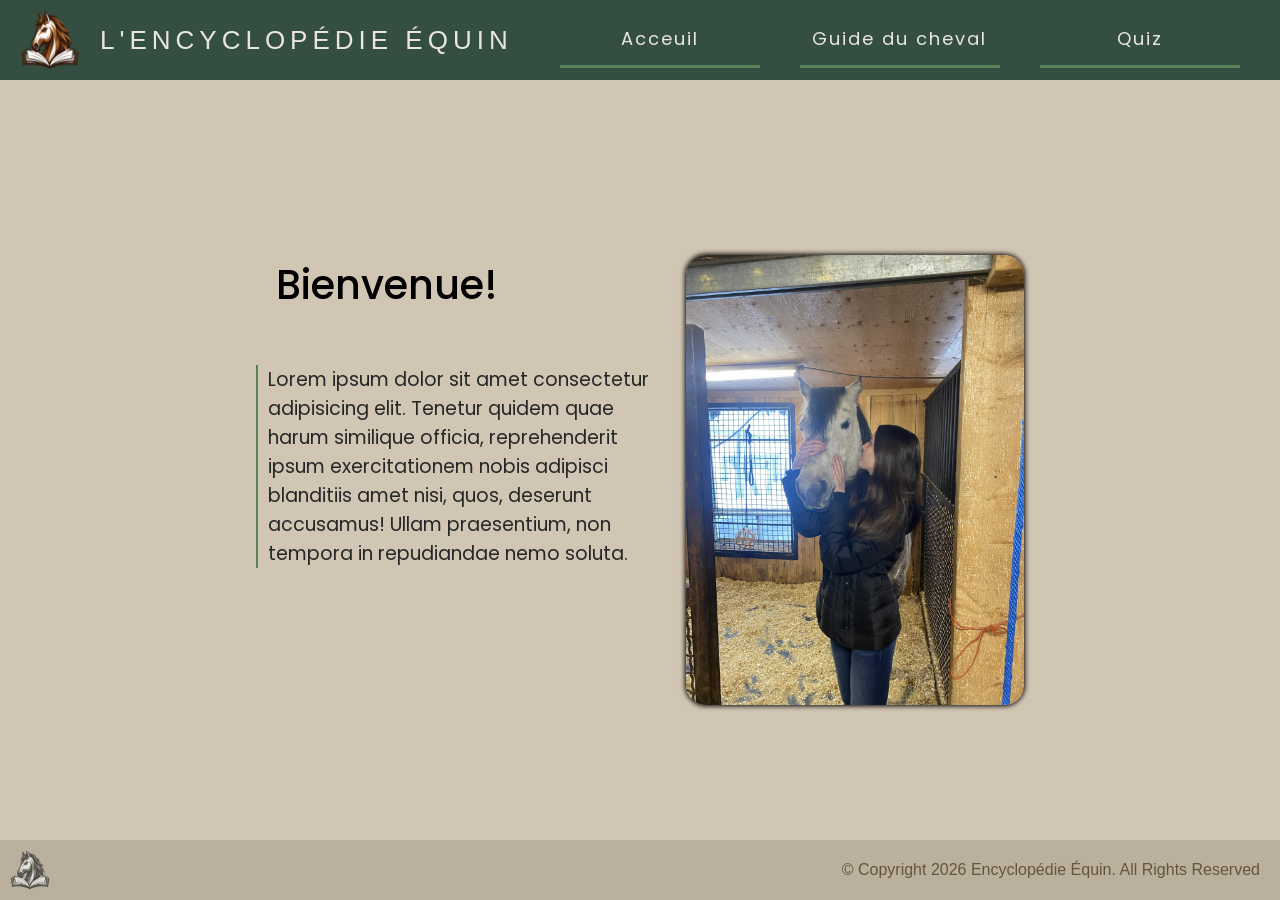
<file: index.html>
<!DOCTYPE html>
<html lang="en">
<head>
    <meta charset="UTF-8">
    <meta name="viewport" content="width=device-width, initial-scale=1.0">
    <title>L'encyclopédie Équin</title>
    <link rel="icon" type="image/png" href="assets/main-logo.png">
    <link rel="stylesheet" href="css/variables.css">
    <link rel="stylesheet" href="css/main.css">
    <link rel="stylesheet" href="css/home.css">   
</head>
<body>
    <header>
        <nav class="nav-top">
            <div class="brand">
                <img src="assets/main-logo.png" alt="logo image">
                <p id="title">L'ENCYCLOPÉDIE ÉQUIN</p>
            </div>
            <div class="nav-links-container">
                <a class="nav-link" href="index.html">Acceuil</a>
                <a class="nav-link" href="guide-du-cheval.html">Guide du cheval</a>
                <a class="nav-link" href="guide-du-cheval.html">Quiz</a>
            </div>
        </nav>
    </header>

    <main>  
        <div class="presentation">
            <div class="left">
                <h1>Bienvenue!</h1>
                <p>
                    Lorem ipsum dolor sit amet consectetur adipisicing elit. Tenetur quidem quae harum similique officia, reprehenderit ipsum exercitationem nobis adipisci blanditiis amet nisi, quos, deserunt accusamus! Ullam praesentium, non tempora in repudiandae nemo soluta.
                </p>
            </div>
            <div class="right">
                <img src="assets/cassy-shaman.jpg" alt="Photo de Cassidy et son cheval">
            </div>  
        </div>     
    </main>

    <footer>
        <div class="footer-container">
            <img src="assets/main-logo.png" alt="logo image black and white" height="40px">
            
            <div class="copyright">
                <span>© Copyright 2026 Encyclopédie Équin. All Rights Reserved</span>
            </div>
            
        </div>
    </footer>
    
</body>
</html>
</file>
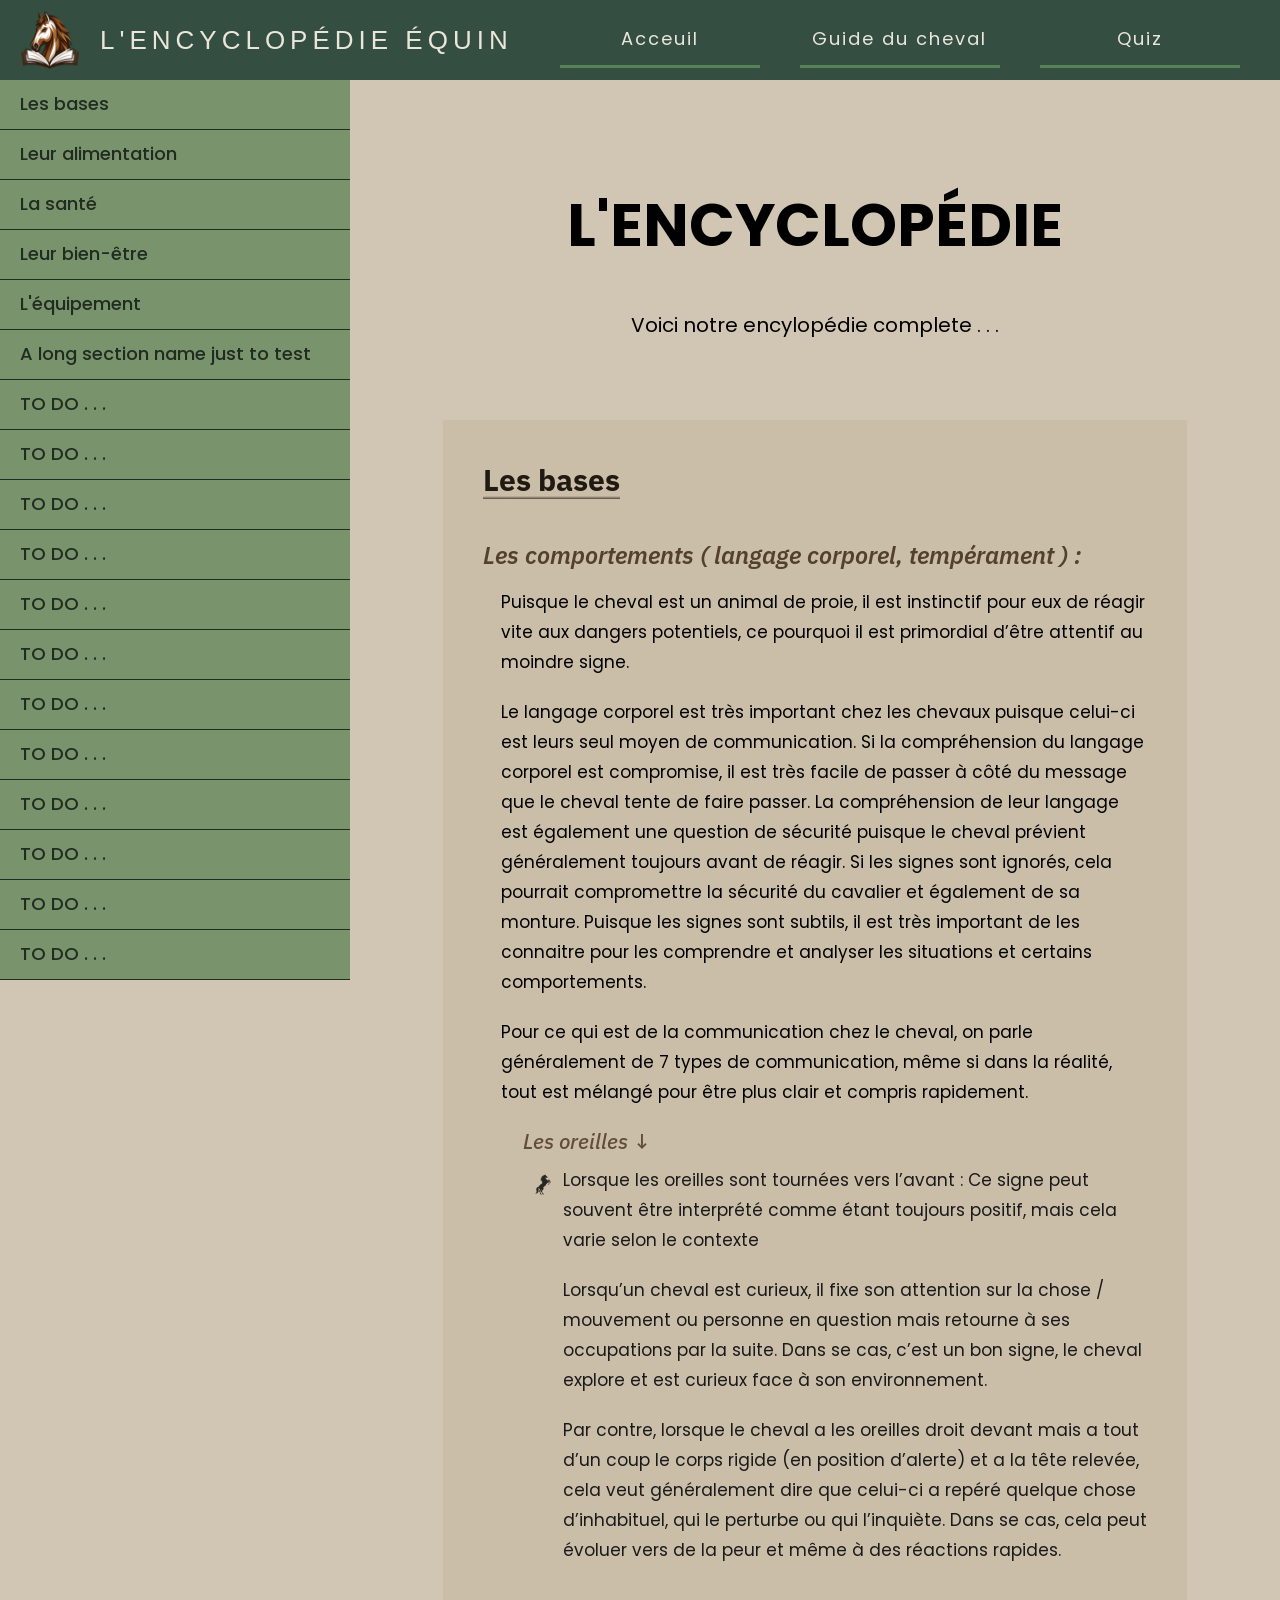
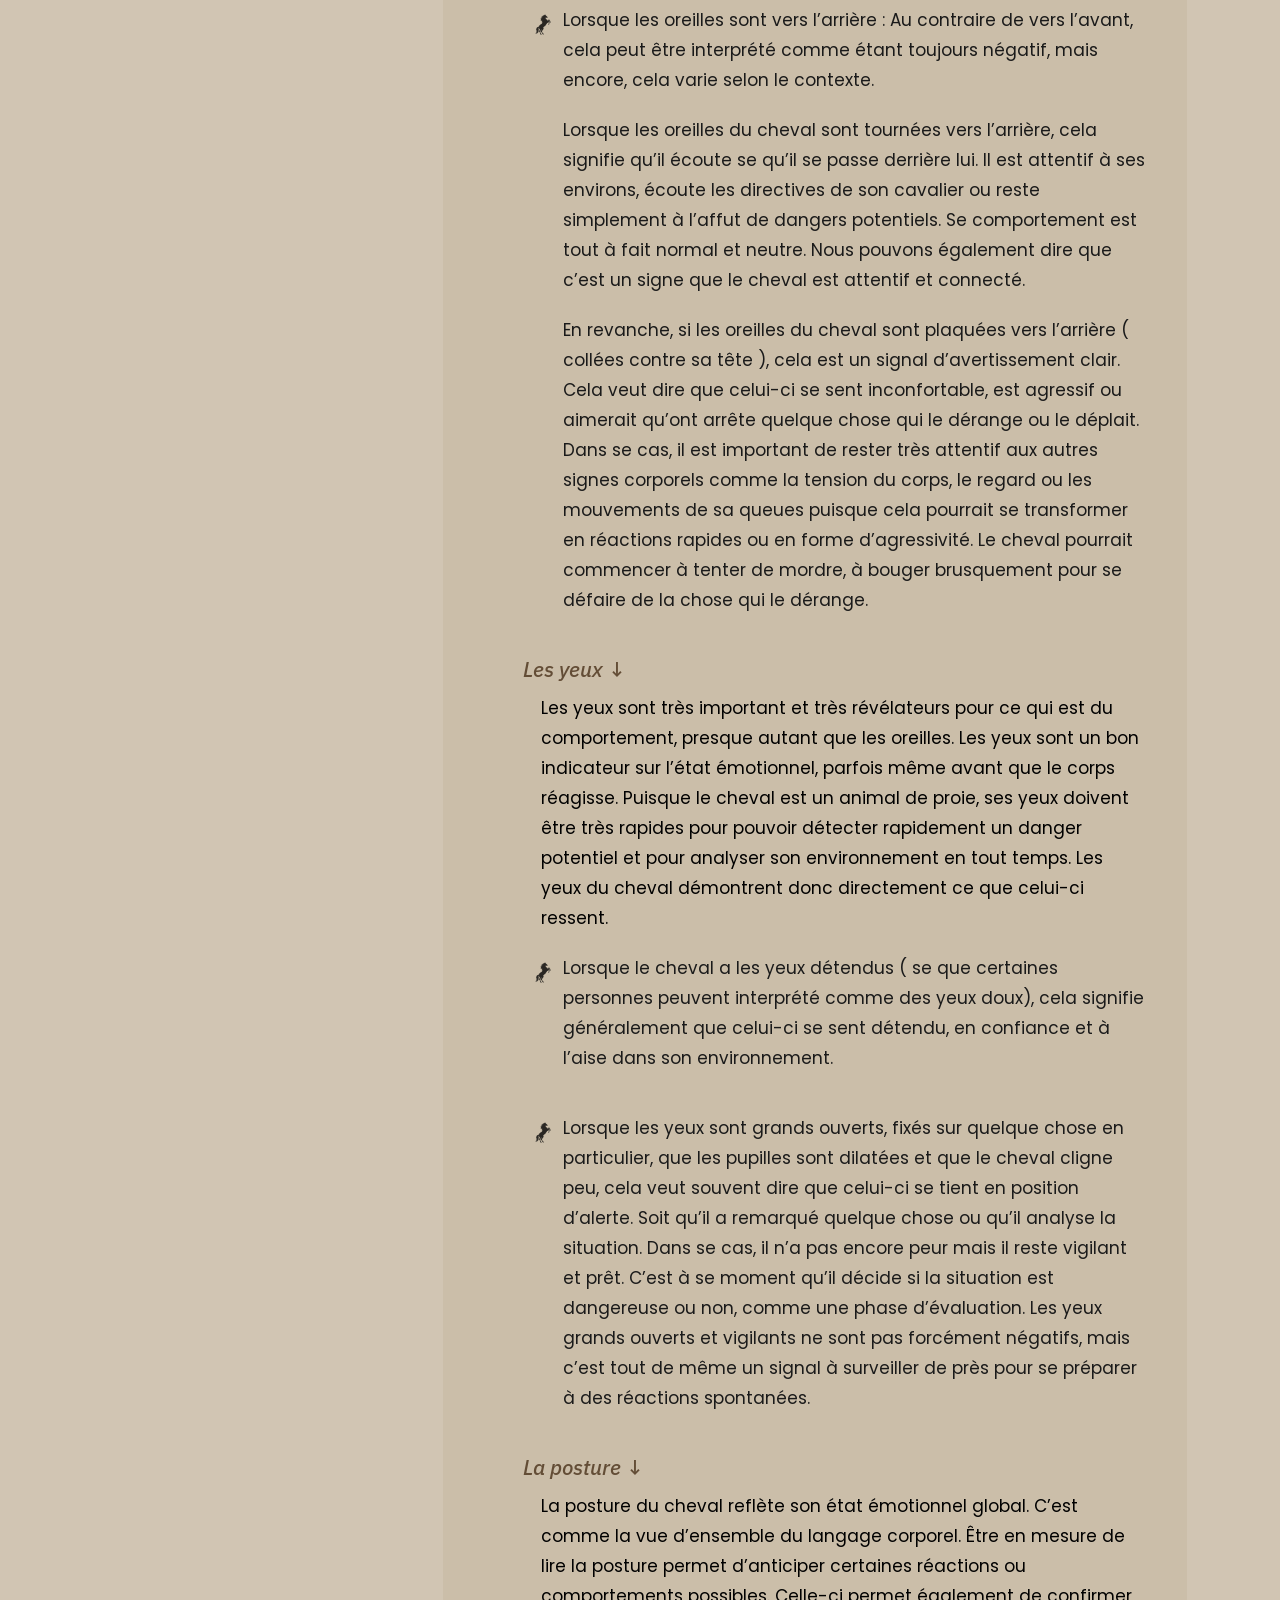
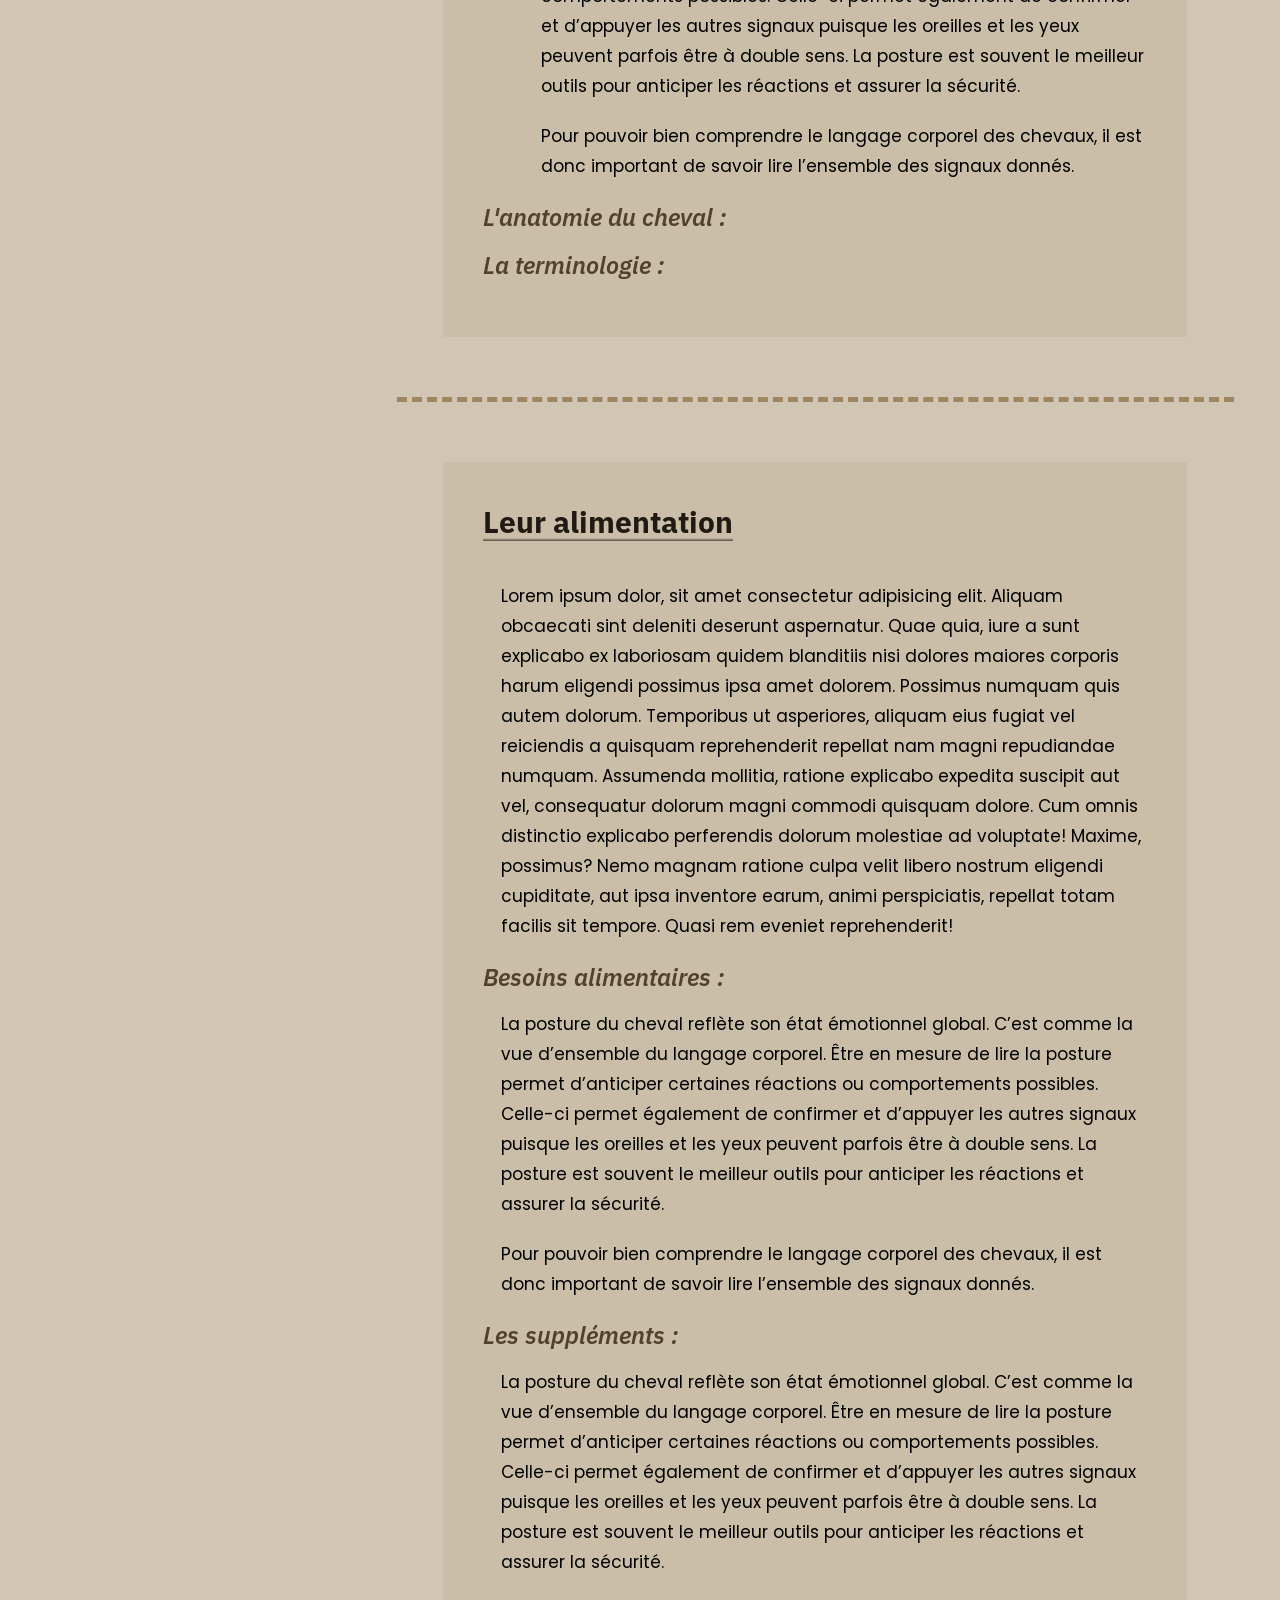
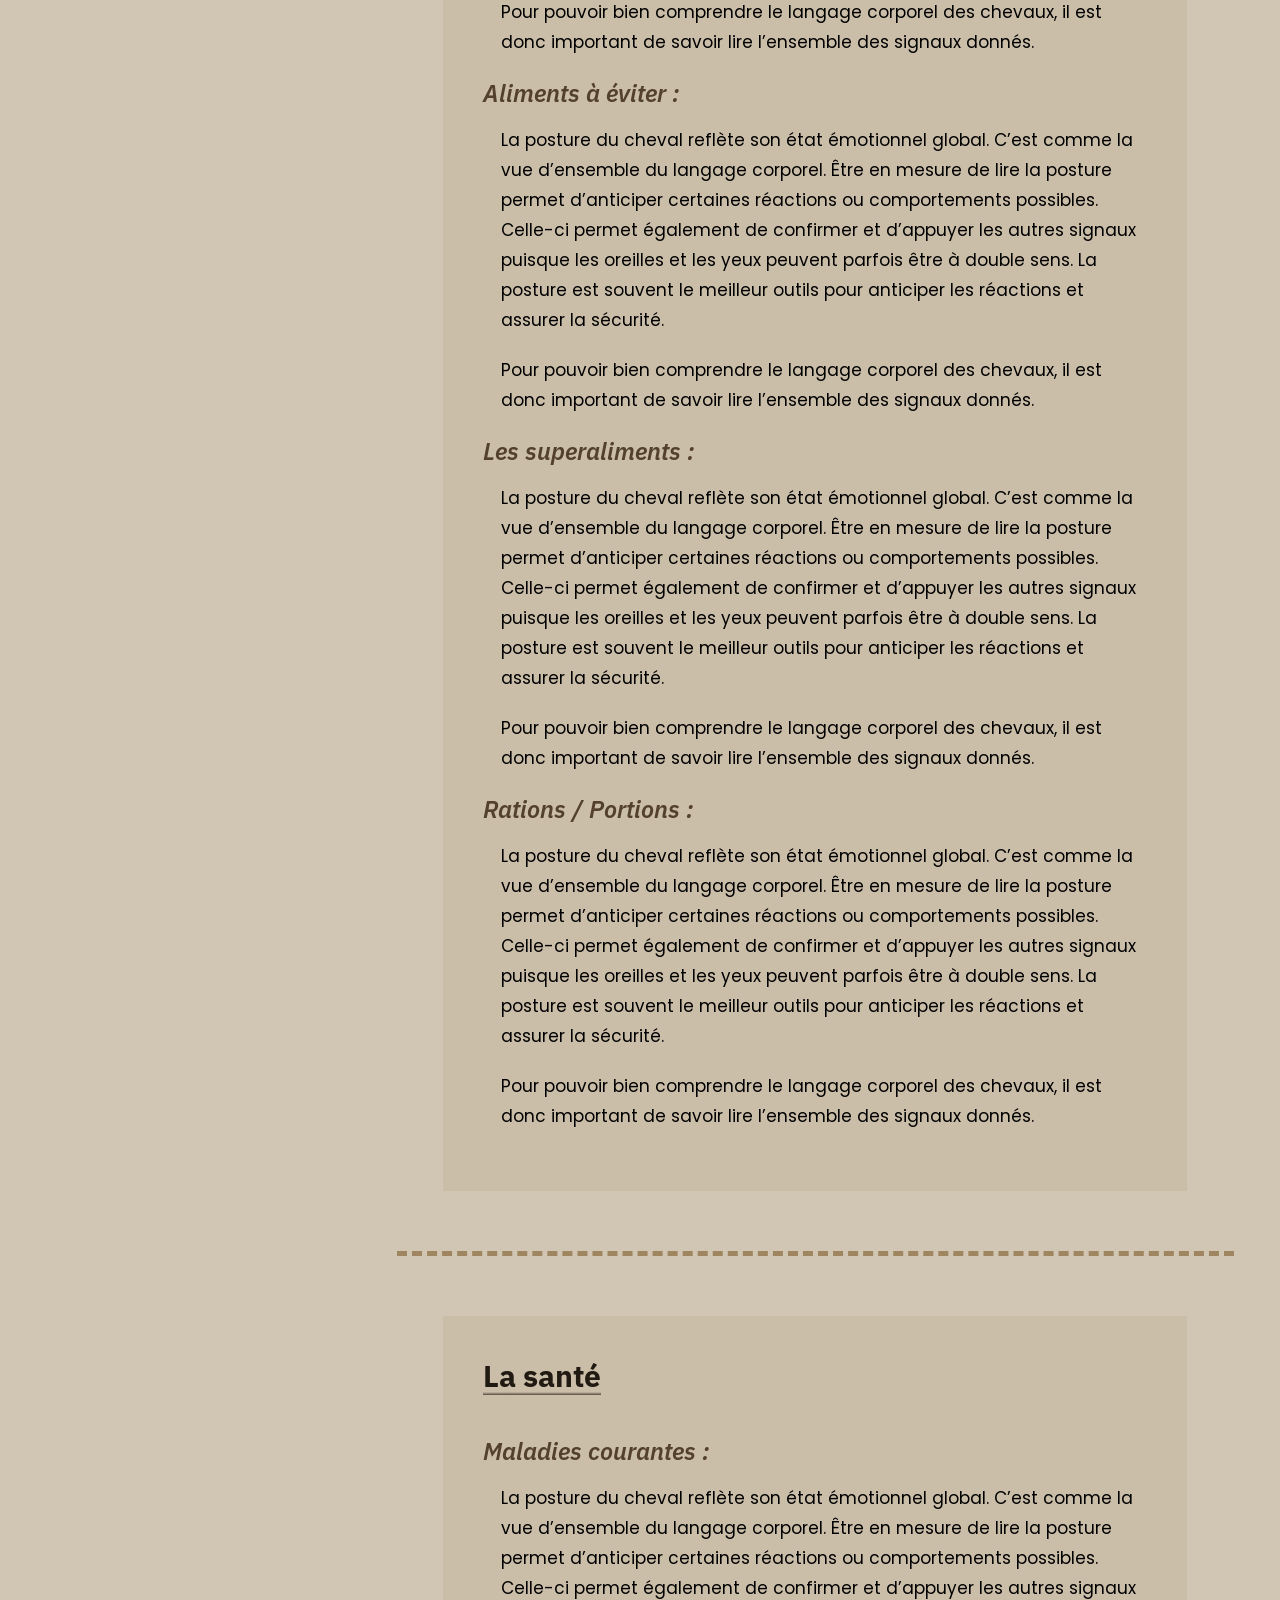
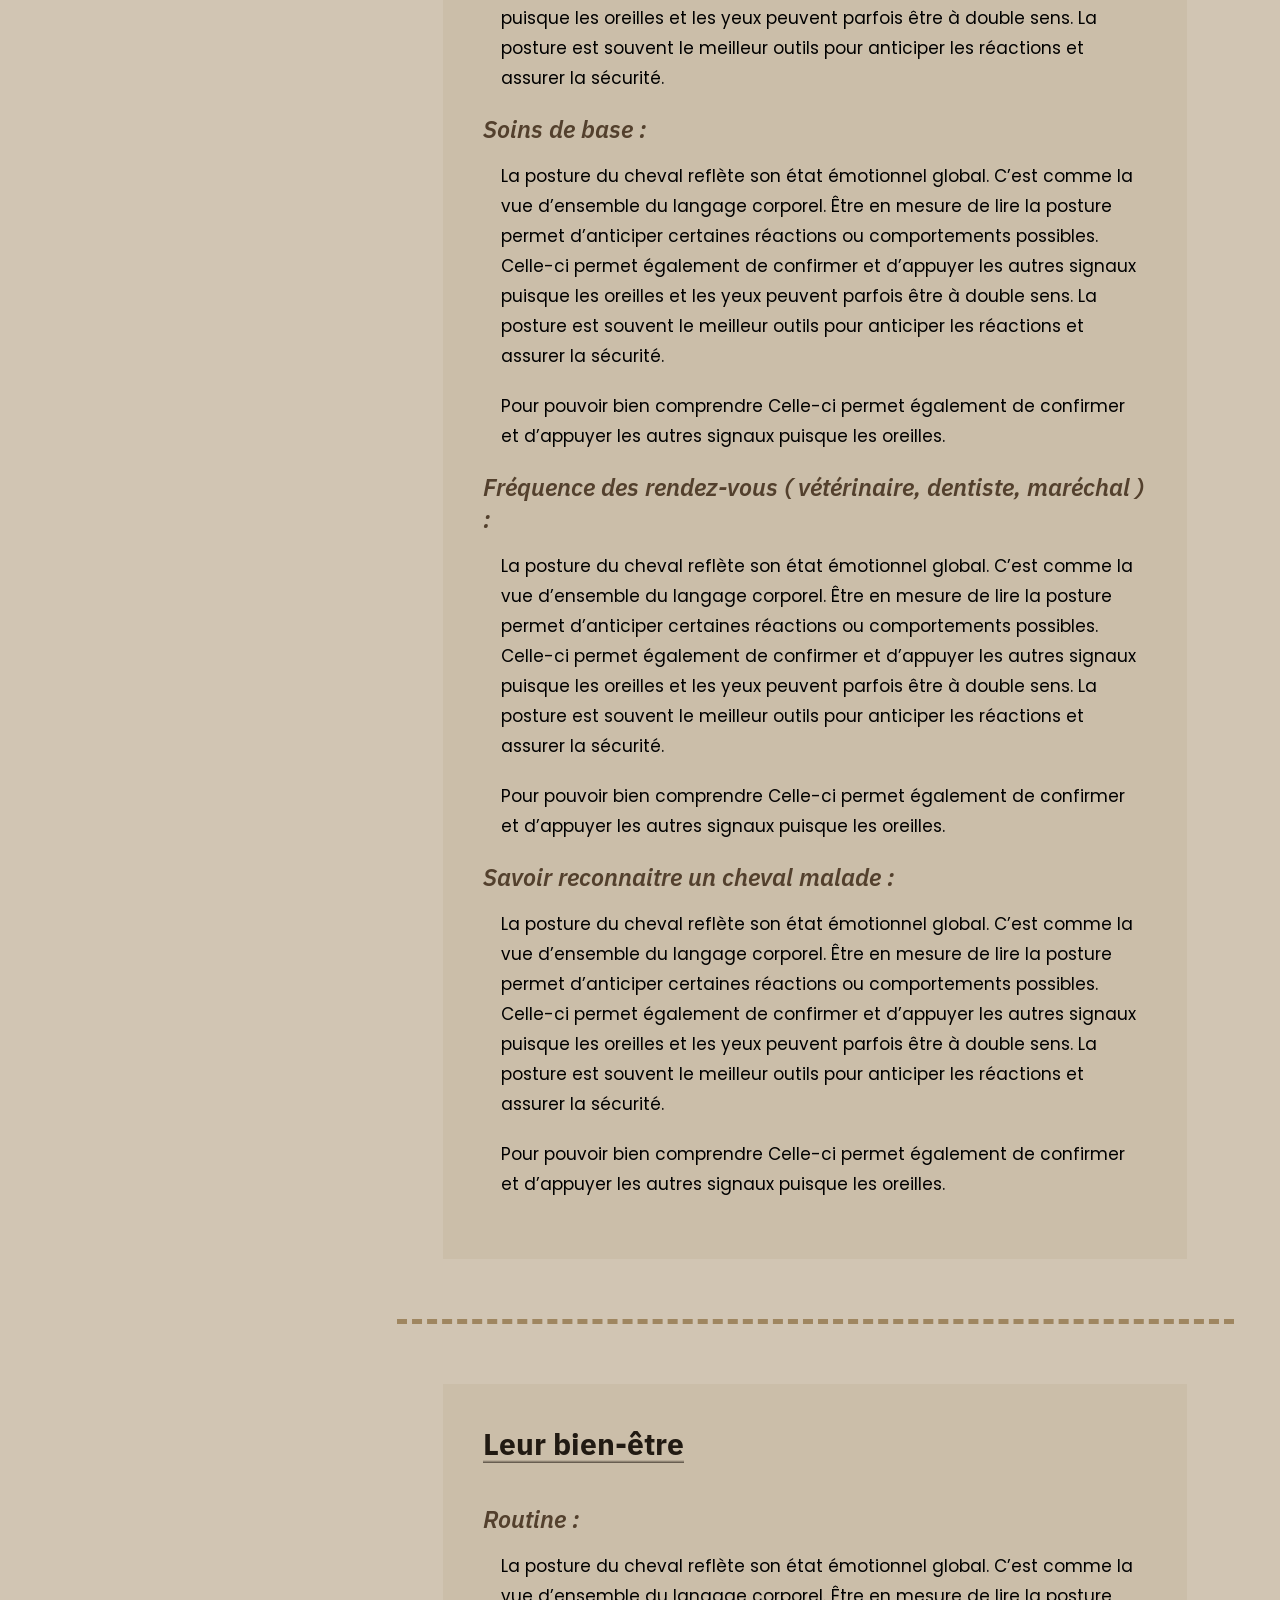
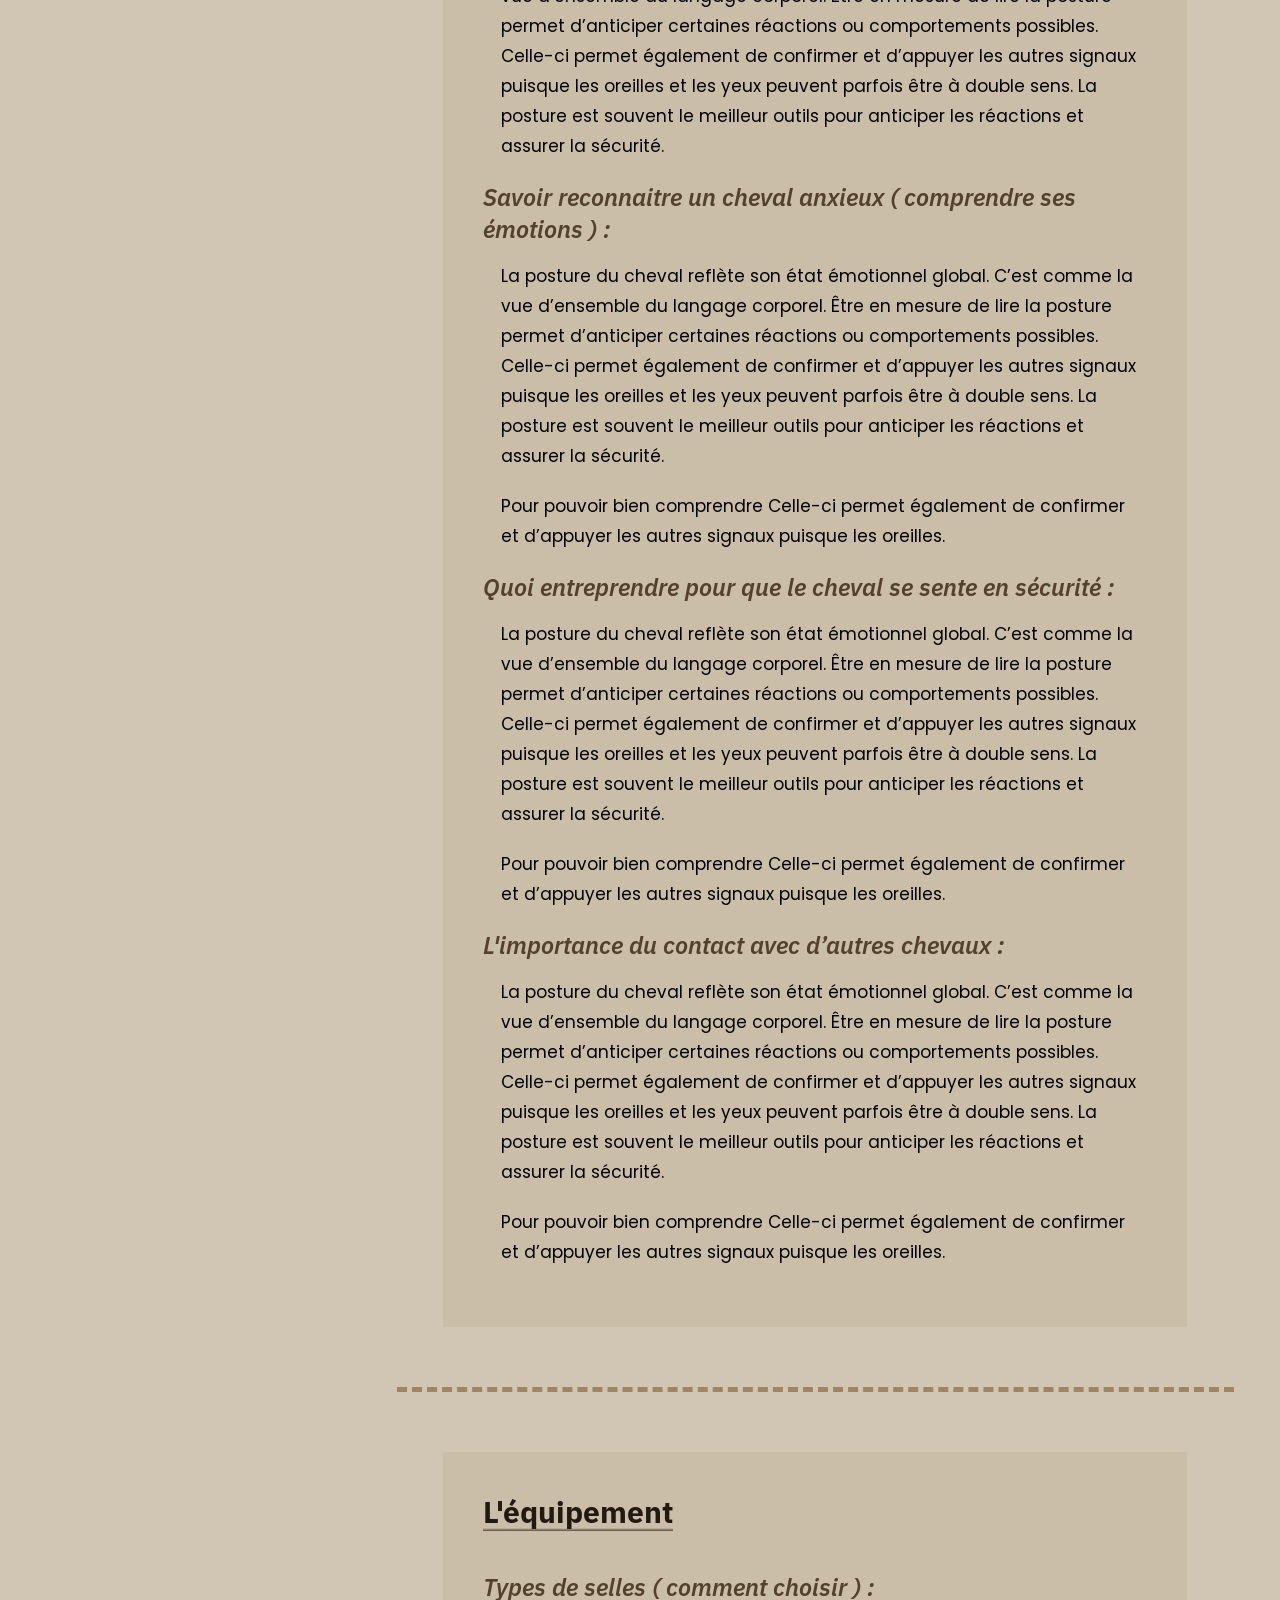
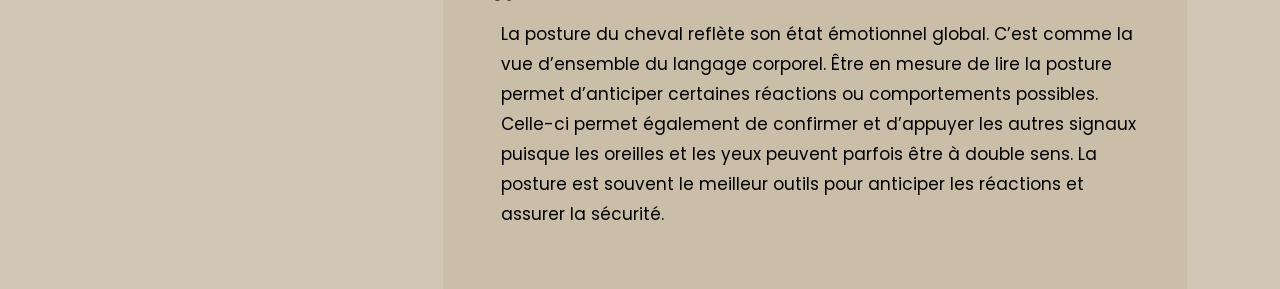
<file: guide-du-cheval.html>
<!DOCTYPE html>
<html lang="en">
<head>
    <meta charset="UTF-8">
    <meta name="viewport" content="width=device-width, initial-scale=1.0">
    <title>L'encyclopédie Équin</title>
    <link rel="icon" type="image/png" href="assets/main-logo.png">
    <link rel="stylesheet" href="css/variables.css">
    <link rel="stylesheet" href="css/main.css">
    <link rel="stylesheet" href="css/guide-du-cheval.css">
</head>
<body>
    <header>
        <nav class="nav-top">
            <div class="brand">
                <img src="assets/main-logo.png" alt="logo image">
                <p id="title">L'ENCYCLOPÉDIE ÉQUIN</p>
            </div>
            <div class="nav-links-container">
                <a class="nav-link" href="index.html">Acceuil</a>
                <a class="nav-link" href="guide-du-cheval.html">Guide du cheval</a>
                <a class="nav-link" href="guide-du-cheval.html">Quiz</a>
            </div>
        </nav>
    </header>

    <div class="content-wrapper">
        <aside>
            <nav class="nav-side">
                <ul>
                    <li><a href="#les-bases">Les bases</a></li>
                    <li><a href="#alimentation">Leur alimentation</a></li>
                    <li><a href="#santé">La santé</a></li>
                    <li><a href="#bien-etre">Leur bien-être</a></li>
                    <li><a href="#équipement">L'équipement</a></li>
                    <li><a href="">A long section name just to test</a></li>
                    <li><a href="">TO DO . . .</a></li>
                    <li><a href="">TO DO . . .</a></li>
                    <li><a href="">TO DO . . .</a></li>
                    <li><a href="">TO DO . . .</a></li>
                    <li><a href="">TO DO . . .</a></li>
                    <li><a href="">TO DO . . .</a></li>
                    <li><a href="">TO DO . . .</a></li>
                    <li><a href="">TO DO . . .</a></li>
                    <li><a href="">TO DO . . .</a></li>
                    <li><a href="">TO DO . . .</a></li>
                    <li><a href="">TO DO . . .</a></li>
                    <li><a href="">TO DO . . .</a></li>
                    <li><a href="">TO DO . . .</a></li>
                    <li><a href="">TO DO . . .</a></li>
                    <li><a href="">TO DO . . .</a></li>
                    <li><a href="">TO DO . . .</a></li>
                    <li><a href="">TO DO . . .</a></li>
                    <li><a href="">TO DO . . .</a></li>
                    <li><a href="">TO DO . . .</a></li>
                    <li><a href="">TO DO . . .</a></li>
                    <li><a href="">TO DO . . .</a></li>
                    <li><a href="">TO DO . . .</a></li>
                    <li><a href="">TO DO . . .</a></li>
                    <li><a href="">TO DO . . .</a></li>
                    <li><a href="">TO DO . . .</a></li>
                    <li><a href="">TO DO . . .</a></li>
                    <li><a href="">TO DO . . .</a></li>
                    <li><a href="">TO DO . . .</a></li>
                    <li><a href="">TO DO . . .</a></li>
                    <li><a href="">TO DO . . .</a></li>
                    <li><a href="">TO DO . . .</a></li>
                    <li><a href="">TO DO . . .</a></li>
                    <li><a href="">TO DO . . .</a></li>
                    <li><a href="">TO DO . . .</a></li>
                    <li><a href="">TO DO . . .</a></li>
                    <li><a href="">TO DO . . .</a></li>
                    <li><a href="">TO DO . . .</a></li>
                    <li><a href="">TO DO . . .</a></li>
                    <li><a href="">TO DO . . .</a></li>
                    <li><a href="">TO DO . . .</a></li>
                    <li><a href="">TO DO . . .</a></li>
                    <li><a href="">TO DO . . .</a></li>
                    <li><a href="">TO DO . . .</a></li>
                    <li><a href="">TO DO . . .</a></li>
                    <li><a href="">TO DO . . .</a></li>
                    <li><a href="">TO DO . . .</a></li>
                    <li><a href="">TO DO . . .</a></li>
                    <li><a href="">TO DO . . .</a></li>
                    <li><a href="">TO DO . . .</a></li>
                    <li><a href="">TO DO . . .</a></li>
                    <li><a href="">TO DO . . .</a></li>
                    <li><a href="">TO DO . . .</a></li>
                    <li><a href="">TO DO . . .</a></li>
                    <li><a href="">TO DO . . .</a></li>
                    <li><a href="">TO DO . . .</a></li>
                    <li><a href="">TO DO . . .</a></li>
                    <li><a href="">TO DO . . .</a></li>
                    <li><a href="">TO DO . . .</a></li>
                    <li><a href="">TO DO . . .</a></li>
                    <li><a href="">TO DO . . .</a></li>
                    <li><a href="">TO DO . . .</a></li>
                    <li><a href="">TO DO . . .</a></li>
                    <li><a href="">TO DO . . .</a></li>
                    <li><a href="">TO DO . . .</a></li>
                    <li><a href="">TO DO . . .</a></li>
                    <li><a href="">TO DO . . .</a></li>
                    <li><a href="">TO DO . . .</a></li>
                    <li><a href="">TO DO . . .</a></li>
                    <li><a href="">TO DO . . .</a></li>
                    
                </ul>    
            </nav>
        </aside>

        <main>  
            <h1>L'ENCYCLOPÉDIE</h1>
            <p class="text-encylopédie-pres">Voici notre encylopédie complete . . .</p>

            <section class="section" id="les-bases" >
                <h2>Les bases</h2>

                <div class="sub-section">   
                    <h3>Les comportements ( langage corporel, tempérament ) :</h3>

                    <p>Puisque le cheval est un animal de proie, il est instinctif pour eux de réagir vite aux dangers potentiels, ce pourquoi il est primordial d’être attentif au moindre signe.</p>
                    <p>Le langage corporel est très important chez les chevaux puisque celui-ci est leurs seul moyen de communication. Si la compréhension du langage corporel est compromise, il est très facile de passer à côté du message que le cheval tente de faire passer. La compréhension de leur langage est également une question de sécurité puisque le cheval prévient généralement toujours avant de réagir. Si les signes sont ignorés, cela pourrait compromettre la sécurité du cavalier et également de sa monture. Puisque les signes sont subtils, il est très important de les connaitre pour les comprendre et analyser les situations et certains comportements.</p>
                    <p>Pour ce qui est de la communication chez le cheval, on parle généralement de 7 types de communication, même si dans la réalité, tout est mélangé pour être plus clair et compris rapidement.</p>
                    
                    <div class="mini-section">
                        <h4>Les oreilles</h4>
                        <ul>
                            <li>
                                <p>Lorsque les oreilles sont tournées vers l’avant : Ce signe peut souvent être interprété comme étant toujours positif, mais cela varie selon le contexte</p>
                                <p>Lorsqu’un cheval est curieux, il fixe son attention sur la chose / mouvement ou personne en question mais retourne à ses occupations par la suite. Dans se cas, c’est un bon signe, le cheval explore et est curieux face à son environnement.</p>
                                <p>Par contre, lorsque le cheval a les oreilles droit devant mais a tout d’un coup le corps rigide (en position d’alerte) et a la tête relevée, cela veut généralement dire que celui-ci a repéré quelque chose d’inhabituel, qui le perturbe ou qui l’inquiète. Dans se cas, cela peut évoluer vers de la peur et même à des réactions rapides.</p>
                            </li>
                            <li>
                                <p>Lorsque les oreilles sont vers l’arrière : Au contraire de vers l’avant, cela peut être interprété comme étant toujours négatif, mais encore, cela varie selon le contexte.</p>
                                <p>Lorsque les oreilles du cheval sont tournées vers l’arrière, cela signifie qu’il écoute se qu’il se passe derrière lui. Il est attentif à ses environs, écoute les directives de son cavalier ou reste simplement à l’affut de dangers potentiels. Se comportement est tout à fait normal et neutre. Nous pouvons également dire que c’est un signe que le cheval est attentif et connecté.</p>
                                <p>En revanche, si les oreilles du cheval sont plaquées vers l’arrière ( collées contre sa tête ), cela est un signal d’avertissement clair. Cela veut dire que celui-ci se sent inconfortable, est agressif ou aimerait qu’ont arrête quelque chose qui le dérange ou le déplait. Dans se cas, il est important de rester très attentif aux autres signes corporels comme la tension du corps, le regard ou les mouvements de sa queues puisque cela pourrait se transformer en réactions rapides ou en forme d’agressivité. Le cheval pourrait commencer à tenter de mordre, à bouger brusquement pour se défaire de la chose qui le dérange.</p>
                            </li>
                        </ul>
                    </div>
                    <div class="mini-section">
                        <h4>Les yeux</h4>
                        <ul>
                            <p>Les yeux sont très important et très révélateurs pour ce qui est du comportement, presque autant que les oreilles. Les yeux sont un bon indicateur sur l’état émotionnel, parfois même avant que le corps réagisse. Puisque le cheval est un animal de proie, ses yeux doivent être très rapides pour pouvoir détecter rapidement un danger potentiel et pour analyser son environnement en tout temps. Les yeux du cheval démontrent donc directement ce que celui-ci ressent.</p>
                            <li>
                                <p>Lorsque le cheval a les yeux détendus ( se que certaines personnes peuvent interprété comme des yeux doux), cela signifie généralement que celui-ci se sent détendu, en confiance et à l’aise dans son environnement.</p>
                            </li>
                            <li>
                                <p>Lorsque les yeux sont grands ouverts, fixés sur quelque chose en particulier, que les pupilles sont dilatées et que le cheval cligne peu, cela veut souvent dire que celui-ci se tient en position d’alerte. Soit qu’il a remarqué quelque chose ou qu’il analyse la situation. Dans se cas, il n’a pas encore peur mais il reste vigilant et prêt. C’est à se moment qu’il décide si la situation est dangereuse ou non, comme une phase d’évaluation. Les yeux grands ouverts et vigilants ne sont pas forcément négatifs, mais c’est tout de même un signal à surveiller de près pour se préparer à des réactions spontanées.</p>
                            </li>
                        </ul>
                    </div>
                    <div class="mini-section">
                        <h4>La posture</h4>
                        <p>La posture du cheval reflète son état émotionnel global. C’est comme la vue d’ensemble du langage corporel. Être en mesure de lire la posture permet d’anticiper certaines réactions ou comportements possibles. Celle-ci permet également de confirmer et d’appuyer les autres signaux puisque les oreilles et les yeux peuvent parfois être à double sens. La posture est souvent le meilleur outils pour anticiper les réactions et assurer la sécurité.</p>
                        <p>Pour pouvoir bien comprendre le langage corporel des chevaux, il est donc important de savoir lire l’ensemble des signaux donnés.</p>   
                    </div>
                </div>
                <div class="sub-section">
                    <h3>L'anatomie du cheval :</h3>
                </div>
                <div class="sub-section">
                    <h3>La terminologie :</h3>
                </div>
                
            </section>

            <hr>

            <section id="alimentation" class="section">
                <h2>Leur alimentation</h2>
                <p>Lorem ipsum dolor, sit amet consectetur adipisicing elit. Aliquam obcaecati sint deleniti deserunt aspernatur. Quae quia, iure a sunt explicabo ex laboriosam quidem blanditiis nisi dolores maiores corporis harum eligendi possimus ipsa amet dolorem. Possimus numquam quis autem dolorum. Temporibus ut asperiores, aliquam eius fugiat vel reiciendis a quisquam reprehenderit repellat nam magni repudiandae numquam. Assumenda mollitia, ratione explicabo expedita suscipit aut vel, consequatur dolorum magni commodi quisquam dolore. Cum omnis distinctio explicabo perferendis dolorum molestiae ad voluptate! Maxime, possimus? Nemo magnam ratione culpa velit libero nostrum eligendi cupiditate, aut ipsa inventore earum, animi perspiciatis, repellat totam facilis sit tempore. Quasi rem eveniet reprehenderit!</p>
                
                <div class="sub-section">
                    <h3>Besoins alimentaires :</h3>
                    <p>La posture du cheval reflète son état émotionnel global. C’est comme la vue d’ensemble du langage corporel. Être en mesure de lire la posture permet d’anticiper certaines réactions ou comportements possibles. Celle-ci permet également de confirmer et d’appuyer les autres signaux puisque les oreilles et les yeux peuvent parfois être à double sens. La posture est souvent le meilleur outils pour anticiper les réactions et assurer la sécurité.</p>
                    <p>Pour pouvoir bien comprendre le langage corporel des chevaux, il est donc important de savoir lire l’ensemble des signaux donnés.</p>   
                </div>
                
                
                <div class="sub-section">
                    <h3>Les suppléments :</h3>
                    <p>La posture du cheval reflète son état émotionnel global. C’est comme la vue d’ensemble du langage corporel. Être en mesure de lire la posture permet d’anticiper certaines réactions ou comportements possibles. Celle-ci permet également de confirmer et d’appuyer les autres signaux puisque les oreilles et les yeux peuvent parfois être à double sens. La posture est souvent le meilleur outils pour anticiper les réactions et assurer la sécurité.</p>
                    <p>Pour pouvoir bien comprendre le langage corporel des chevaux, il est donc important de savoir lire l’ensemble des signaux donnés.</p> 
                </div>
                  
            
                <div class="sub-section">
                    <h3>Aliments à éviter :</h3>
                    <p>La posture du cheval reflète son état émotionnel global. C’est comme la vue d’ensemble du langage corporel. Être en mesure de lire la posture permet d’anticiper certaines réactions ou comportements possibles. Celle-ci permet également de confirmer et d’appuyer les autres signaux puisque les oreilles et les yeux peuvent parfois être à double sens. La posture est souvent le meilleur outils pour anticiper les réactions et assurer la sécurité.</p>
                    <p>Pour pouvoir bien comprendre le langage corporel des chevaux, il est donc important de savoir lire l’ensemble des signaux donnés.</p> 
                </div>
                  
            
                <div class="sub-section">
                    <h3>Les superaliments :</h3>
                    <p>La posture du cheval reflète son état émotionnel global. C’est comme la vue d’ensemble du langage corporel. Être en mesure de lire la posture permet d’anticiper certaines réactions ou comportements possibles. Celle-ci permet également de confirmer et d’appuyer les autres signaux puisque les oreilles et les yeux peuvent parfois être à double sens. La posture est souvent le meilleur outils pour anticiper les réactions et assurer la sécurité.</p>
                    <p>Pour pouvoir bien comprendre le langage corporel des chevaux, il est donc important de savoir lire l’ensemble des signaux donnés.</p>  
                </div>
                 
            
                <div class="sub-section">
                    <h3>Rations / Portions :</h3>
                    <p>La posture du cheval reflète son état émotionnel global. C’est comme la vue d’ensemble du langage corporel. Être en mesure de lire la posture permet d’anticiper certaines réactions ou comportements possibles. Celle-ci permet également de confirmer et d’appuyer les autres signaux puisque les oreilles et les yeux peuvent parfois être à double sens. La posture est souvent le meilleur outils pour anticiper les réactions et assurer la sécurité.</p>
                    <p>Pour pouvoir bien comprendre le langage corporel des chevaux, il est donc important de savoir lire l’ensemble des signaux donnés.</p> 
                </div>
                     
            </section>

            <hr>

            <section id="santé" class="section">
                <h2>La santé</h2>
                
                <div class="sub-section">
                    <h3>Maladies courantes :</h3>
                    <p>La posture du cheval reflète son état émotionnel global. C’est comme la vue d’ensemble du langage corporel. Être en mesure de lire la posture permet d’anticiper certaines réactions ou comportements possibles. Celle-ci permet également de confirmer et d’appuyer les autres signaux puisque les oreilles et les yeux peuvent parfois être à double sens. La posture est souvent le meilleur outils pour anticiper les réactions et assurer la sécurité.</p> 
                </div>
                
                <div class="sub-section">
                    <h3>Soins de base :</h3>
                    <p>La posture du cheval reflète son état émotionnel global. C’est comme la vue d’ensemble du langage corporel. Être en mesure de lire la posture permet d’anticiper certaines réactions ou comportements possibles. Celle-ci permet également de confirmer et d’appuyer les autres signaux puisque les oreilles et les yeux peuvent parfois être à double sens. La posture est souvent le meilleur outils pour anticiper les réactions et assurer la sécurité.</p>
                    <p>Pour pouvoir bien comprendre Celle-ci permet également de confirmer et d’appuyer les autres signaux puisque les oreilles.</p>
                </div>
                
                <div class="sub-section">
                    <h3>Fréquence des rendez-vous ( vétérinaire, dentiste, maréchal ) :</h3>
                    <p>La posture du cheval reflète son état émotionnel global. C’est comme la vue d’ensemble du langage corporel. Être en mesure de lire la posture permet d’anticiper certaines réactions ou comportements possibles. Celle-ci permet également de confirmer et d’appuyer les autres signaux puisque les oreilles et les yeux peuvent parfois être à double sens. La posture est souvent le meilleur outils pour anticiper les réactions et assurer la sécurité.</p>
                    <p>Pour pouvoir bien comprendre Celle-ci permet également de confirmer et d’appuyer les autres signaux puisque les oreilles.</p>
                </div>

                <div class="sub-section">
                    <h3>Savoir reconnaitre un cheval malade :</h3>
                    <p>La posture du cheval reflète son état émotionnel global. C’est comme la vue d’ensemble du langage corporel. Être en mesure de lire la posture permet d’anticiper certaines réactions ou comportements possibles. Celle-ci permet également de confirmer et d’appuyer les autres signaux puisque les oreilles et les yeux peuvent parfois être à double sens. La posture est souvent le meilleur outils pour anticiper les réactions et assurer la sécurité.</p>
                    <p>Pour pouvoir bien comprendre Celle-ci permet également de confirmer et d’appuyer les autres signaux puisque les oreilles.</p>
                </div>

            </section>

            <hr>

            <section id="bien-etre" class="section">
                <h2>Leur bien-être</h2>
                
                <div class="sub-section">
                    <h3>Routine :</h3>
                    <p>La posture du cheval reflète son état émotionnel global. C’est comme la vue d’ensemble du langage corporel. Être en mesure de lire la posture permet d’anticiper certaines réactions ou comportements possibles. Celle-ci permet également de confirmer et d’appuyer les autres signaux puisque les oreilles et les yeux peuvent parfois être à double sens. La posture est souvent le meilleur outils pour anticiper les réactions et assurer la sécurité.</p> 
                </div>

                <div class="sub-section">
                    <h3>Savoir reconnaitre un cheval anxieux ( comprendre ses émotions ) :</h3>
                    <p>La posture du cheval reflète son état émotionnel global. C’est comme la vue d’ensemble du langage corporel. Être en mesure de lire la posture permet d’anticiper certaines réactions ou comportements possibles. Celle-ci permet également de confirmer et d’appuyer les autres signaux puisque les oreilles et les yeux peuvent parfois être à double sens. La posture est souvent le meilleur outils pour anticiper les réactions et assurer la sécurité.</p>
                    <p>Pour pouvoir bien comprendre Celle-ci permet également de confirmer et d’appuyer les autres signaux puisque les oreilles.</p>
                </div>

                <div class="sub-section">
                    <h3>Quoi entreprendre pour que le cheval se sente en sécurité :</h3>
                    <p>La posture du cheval reflète son état émotionnel global. C’est comme la vue d’ensemble du langage corporel. Être en mesure de lire la posture permet d’anticiper certaines réactions ou comportements possibles. Celle-ci permet également de confirmer et d’appuyer les autres signaux puisque les oreilles et les yeux peuvent parfois être à double sens. La posture est souvent le meilleur outils pour anticiper les réactions et assurer la sécurité.</p>
                    <p>Pour pouvoir bien comprendre Celle-ci permet également de confirmer et d’appuyer les autres signaux puisque les oreilles.</p>
                </div>

                <div class="sub-section">
                    <h3>L'importance du contact avec d’autres chevaux :</h3>
                    <p>La posture du cheval reflète son état émotionnel global. C’est comme la vue d’ensemble du langage corporel. Être en mesure de lire la posture permet d’anticiper certaines réactions ou comportements possibles. Celle-ci permet également de confirmer et d’appuyer les autres signaux puisque les oreilles et les yeux peuvent parfois être à double sens. La posture est souvent le meilleur outils pour anticiper les réactions et assurer la sécurité.</p>
                    <p>Pour pouvoir bien comprendre Celle-ci permet également de confirmer et d’appuyer les autres signaux puisque les oreilles.</p>
                </div>
            </section>

            <hr>

            <section id="équipement" class="section">
                <h2>L'équipement</h2>
                
                <div class="sub-section">
                    <h3>Types de selles ( comment choisir ) :</h3>
                    <p>La posture du cheval reflète son état émotionnel global. C’est comme la vue d’ensemble du langage corporel. Être en mesure de lire la posture permet d’anticiper certaines réactions ou comportements possibles. Celle-ci permet également de confirmer et d’appuyer les autres signaux puisque les oreilles et les yeux peuvent parfois être à double sens. La posture est souvent le meilleur outils pour anticiper les réactions et assurer la sécurité.</p>               
                </div>
            </section>
        </main>
    </div>
    
    
</body>
</html>
</file>
<file: css/variables.css>
:root {
    /* COLORS */
    --button-green-clr: #3a5a40;
    --nav-green-clr: #344e41;
    --border-green-clr: #588157;
    --footer-cream-clr: rgb(187, 176, 157);
    --background-cream-clr: hsl(36, 25%, 76%);
    --content-bg-cream-clr: hsl(36, 25%, 73%);

    --side-nav-green-text-clr: hsl(125, 15%, 15%);
    --side-nav-green-bg-clr: hsl(100, 15%, 50%);
    --scroll-bar-clr: hsl(100, 13%, 60%);

    --cream-text-clr: hsl(43, 26%, 89%);

    --section-p-text-brown-clr: hsl(30, 30%, 20%);
    --section-text-brown-clr: hsl(30, 30%, 10%);
    --sub-section-text-brown-clr: hsl(30, 30%, 25%);
    --mini-section-text-brown-clr: hsl(30, 30%, 30%);

    /* SIZES */
    --nav-side-width: 350px;
}
</file>
<file: css/main.css>
@import url('https://fonts.googleapis.com/css2?family=Poppins:ital,wght@0,100;0,200;0,300;0,400;0,500;0,600;0,700;0,800;0,900;1,100;1,200;1,300;1,400;1,500;1,600;1,700;1,800;1,900&display=swap');

* {
    padding: 0;
    margin: 0;
    box-sizing: border-box;
}
html {
    font-size: 20px;
    font-family: Verdana, Geneva, Tahoma, sans-serif;
    scroll-behavior: smooth;
}

body {
    background: var(--background-cream-clr);
    display: flex;
    flex-direction: column;
    min-height: 100vh;
}

header {
    z-index: 999;
}
/* NAV BARS */
.nav-top {
    height: 80px;
    width: 100dvw;

    display: grid;
    grid-template-columns: 1.4fr 1fr;
    align-items: center;
    justify-content: center;

    background-color: var(--nav-green-clr);

    position: fixed;
    top: 0;

    z-index: 999;
}
.brand {
    display: flex;
    align-items: center;
    
    font-size: 1.3rem;
    font-weight: 300;
    letter-spacing: 5px;
    font-family:'Segoe UI', sans-serif;
    text-align: center;
    color: var(--cream-text-clr);
    margin-right: 2rem;
}
.brand img {
    height: 80px;
    padding: 10px 20px;
}
.nav-links-container {
    height: 100%;

    display: flex;
    justify-content: space-between;
    align-items: center;
    gap: 2rem;
    text-align: center;

    margin-right: 2rem;
    
}
.nav-link {
    width: 10rem;
    min-width: 10rem;
    height: 70%;

    /* For centering only */
    display: flex;
    align-items: center;
    justify-content: center;
    text-align: center;

    /*border-left: 3px solid var(--border-green-clr);*/
    border-bottom: 3px solid var(--border-green-clr);
    border-radius: 0;
    
    color: var(--cream-text-clr);
    font-size: 0.9rem;
    font-weight: 400;
    font-family: Poppins, Verdana, Geneva, Tahoma, sans-serif;
    text-decoration: none;
    letter-spacing: .1rem;
    transition: font-size 0.1s ease, 
    border-top-left-radius 0.5s ease,
    border-top-right-radius 0.5s ease,
    background-color 0.1s ease;;   

    
}
.nav-link:hover {
    background-color: var(--button-green-clr);
    border-top-left-radius: 10px;
    border-top-right-radius: 10px;
    font-size: .75rem;
    
}

.nav-top ul {
    list-style: none;
}


/* FOOTER */

footer {
    width: 100%;
    height: 60px;

    background-color: var(--footer-cream-clr);
    color: rgb(99, 86, 59);
    text-align: right;
}
.footer-container {
    width: 100%;
    height: 100%;

    display: flex;
    justify-content: space-between;

    align-items: center;
}
.footer-container img {
    grid-area: "logo";

    filter: grayscale(1) opacity(0.7);
    margin-left: .5rem;
}
.footer-container .copyright {
    font-size: 0.8rem;
    margin-right: 1rem;
}

/* MEDIA QUERIES */

@media screen and (max-width: 1100px) {
    .brand #title {
        font-size: 1rem;
        width: 10rem;
    }

    .nav-link {
    width: 8.5rem;
    min-width: 8.5rem;
    height: 70%;
    font-size: 0.75rem;
    }

    .nav-link:hover {
    font-size: .65rem;
    
    }
}

@media screen and (max-width: 940px) {
    .nav-top {
        height: 120px;

        display: flex;  
        flex-direction: column;

        justify-content: space-between;
        align-items: center;
        gap: 10px;
    }

    .brand {
        display: flex;
        justify-content: center;

        width: 100%;
        margin: 0;
    }

    .brand #title {
        width: 100%;
        height: 40px;
        white-space: nowrap;
        margin-top: 0.5rem;

        margin-left: 80px;
        font-size: 1.3rem;
    }
    .brand #title::after {
        /* Horse Logo */
        content: "";
        display: inline-block;
        background-image: url("../assets/main-logo.png");
        background-position: center;
        background-size: 50px;
        background-repeat: no-repeat;

        vertical-align: middle;

        width: 50px;
        height: 50px;

        margin-left: 20px; 
        
    }

    .brand img {
        display: none;

        position: absolute;
        top: 0;
        left: 0;
        padding: 0;
        width: 75px;
        height: 75px;
        
        margin: 20px 15px;
    }

    .nav-links-container {
        width: max-content;
        height: 60px;
        margin-right: 0;
    }

}

@media screen and (max-width: 625px) {
    
    header {
        position: sticky;
        top: -100px;
    }
    .nav-top {
        height: 170px; 
        gap: 0;
        position: relative;
    } 

    .brand {
        height: 4.5rem;

        display: flex;
        align-items: center;
    }

    .brand #title {
        white-space: wrap;
        margin: auto;
        margin-top: .7rem;
        
        max-width: 15rem;
        height: 100%;
        font-size: 1.3rem;
        font-weight: 400;
        position: relative;
    }
    .brand #title::after {
        position: absolute;
        bottom: 20px;
        
        background-size: 30px;
        width: 30px;
        height: 30px;
    }

    .nav-links-container {
        width: max-content;

        gap: 1rem;
        margin-bottom: .5rem;
    }
    .nav-link {
        width: 5rem;
        min-width: 5rem;
        height: 70%;
        font-size: 0.75rem;
        
        padding: 1.4rem 0;
        font-weight: 200;
    }
}
</file>
<file: css/home.css>
@import url('https://fonts.googleapis.com/css2?family=Poppins:ital,wght@0,100;0,200;0,300;0,400;0,500;0,600;0,700;0,800;0,900;1,100;1,200;1,300;1,400;1,500;1,600;1,700;1,800;1,900&display=swap');

* {
    padding: 0;
    margin: 0;
    box-sizing: border-box;
}
html {
    font-size: 20px;
    font-family: Verdana, Geneva, Tahoma, sans-serif;
}


/* MAIN CONTENT */

main {
    display: flex;
    justify-content: center;
    align-items: center;

    margin-top: calc(170px + 2rem);/*nav-top height + 2rem*/
    flex: 1;
}
.presentation {
    height: 50vh;
    min-height: 300px;
    min-width: 40vw;

    display: flex;
    justify-content: space-between;
    gap: 30px;
    margin-bottom: 10vh;

    font-family: Poppins;
}
.presentation .left h1 {
    height: 20%;

    margin-bottom: 1rem;
    font-weight: 500;
    font-size: 2rem;

    margin-left: 20px;
}

.presentation .left p {
    max-height: calc(80% - 20px);
    width: 400px;

    border-left: 2px solid var(--border-green-clr);
    padding-left: 10px;

    color: rgb(39, 39, 39);
    font-size: 0.95rem;
    overflow-y: hidden;
}
.presentation .right img {
    height: 100%;
    border-radius: 20px;
    box-shadow: 0 0 5px 1px black;
}

/* MEDIA QUERIES */
@media screen and (max-width: 800px) {

    

    .presentation {
        height: auto;

        display: flex;
        flex-direction: column;
        align-items: center;

        width: 80vw;
        
    }

    .left {
        display: flex;
        flex-direction: column;
        align-items: center;

        width: 70%;
        padding-bottom: 50px;
    }
    .right {
        display: flex;
        justify-content: center;

        width: 70%;
    }
    .right img {
        width: 90%;
        height: auto;

        object-fit: contain;
        
    }
}


@media screen and (max-width: 625px) {
    main {
        margin-top: 2rem;
    }

    .presentation .left h1 {
        margin-left: 0;
    }

    .presentation .left {
        width: 100%;
    }

    .presentation .left p {
        width: 100%;
    }

    .presentation .right {
        width: 100%;
    }

    .presentation .right img {
        width: 80%;
    }
}
</file>
<file: css/guide-du-cheval.css>
@import url('https://fonts.googleapis.com/css2?family=Poppins:ital,wght@0,100;0,200;0,300;0,400;0,500;0,600;0,700;0,800;0,900;1,100;1,200;1,300;1,400;1,500;1,600;1,700;1,800;1,900&display=swap');
@import url('https://fonts.googleapis.com/css2?family=IBM+Plex+Sans:ital,wght@0,100..700;1,100..700&display=swap');

* {
    padding: 0;
    margin: 0;
    box-sizing: border-box;
}
html {
    font-size: 20px;
    font-family: Poppins, Verdana, Geneva, Tahoma, sans-serif;
}

.content-wrapper {
    display: flex;
    flex-direction: row;
    justify-content: space-between;

    align-items: stretch;

    margin-top: 100px;
}

aside {
    width: var(--nav-side-width);
    max-width: var(--nav-side-width);
    flex-shrink: 0;
}
.nav-side {
    width: var(--nav-side-width);
    max-width: var(--nav-side-width); 
    height: 100vh;
    
    overflow-y: auto;
    overflow-x: hidden;
    position: fixed;
    top: 80px;
}
.nav-side a {
    min-height: 2.5rem;

    display: block;
    background-color: var(--side-nav-green-bg-clr);
    padding: 0.5rem 1rem;
    text-decoration: none;
    color: var(--side-nav-green-text-clr);
    font-size: 0.9rem;
    font-weight: 500;
    border-bottom: 1px solid var(--side-nav-green-text-clr);

    transition: all 0.1s ease;
}
.nav-side a:hover{
    color: var(--cream-text-rlr);
}
.nav-side::-webkit-scrollbar {
    width: 12px;
    
}
.nav-side::-webkit-scrollbar-track {
    background: var(--border-green-clr);
}
.nav-side::-webkit-scrollbar-thumb {
    border: 3px solid var(--border-green-clr);
    background-color: var(--scroll-bar-clr);
    border-radius: 10px;
}

/* MAIN CONTENT */

hr {
    border: none;
    border-top: 5px dashed hsl(36, 25%, 50%);
    margin: 3rem 0;
    width: 90%;
}

main {

    flex-grow: 1;
    margin-top: 80px;
    
    display: flex;
    flex-direction: column;
    align-items: center;
}

main h1 {
    font-size: 3rem;
}
main .text-encylopédie-pres {
    margin-top: 2rem;
    margin-bottom: 4rem;
}

main .section {
    width: 80%;

    scroll-margin-top: 35vh;

    background-color: var(--content-bg-cream-clr);
    padding: 40px;
}
main .section h2{
    margin-bottom: 2rem;

    width: fit-content;

    color: var(--section-text-brown-clr);
    font-family: "IBM Plex Sans";
    font-weight: 700;
    /*text-decoration: underline;*/

    background: linear-gradient(transparent 0%, transparent 80%, hsla(30, 30%, 10%, 70%) 100%);
    background-size: 100% 15px;
    background-repeat: no-repeat;
    background-position: left bottom;
    
}
main .section h3 {
    font-family: "IBM Plex Sans";
    font-size: 1.2rem;
    font-weight: 600;
    font-style: italic;
    
    color: var(--sub-section-text-brown-clr);

    margin-bottom: .8rem;
}
main .section h4 {
    font-family: "IBM Plex Sans";
    font-size: 1.05rem;
    font-weight: 500;
    font-style: italic;
    
    color: var(--mini-section-text-brown-clr);

    margin-bottom: 0.5rem;
}
main .section h4::after {
    content: " ↓"
}

main .section p {
    font-size: 0.85rem;
    line-height: 1.5rem;
    margin-left: .9rem;
    margin-bottom: 1rem;
}
main .section .sub-section .mini-section {
    margin-left: 2rem;
}
main .section .sub-section .mini-section ul {
    list-style: none;
    
}
main .section .sub-section .mini-section ul li {
    margin-bottom: 2rem;
}
main .section .sub-section .mini-section ul li::before{
    content: "";
    position: absolute;
    
    width: 2rem;   /* size here */
    height: 2rem;

    background: url(../assets/dot-list-horse.png) no-repeat center;
    background-size: contain;

    filter: opacity(0.8);
}
main .section .sub-section .mini-section ul li p {
    margin-left: 2rem;
    font-size: 0.85rem;
    color: hsl(0, 0%, 10%);
}

/* MEDIA QUERIES */
@media screen and (max-width: 1100px) {
    :root {
        --nav-side-width: 300px;
    }

    main .section {
        width: 90%;
    }
    
}


@media screen and (max-width: 940px) {
    :root {
        --nav-side-width: 200px;
    }
    
    main h1 {
        font-size: 2rem;
        margin-top: 1rem;
    }
}


@media screen and (max-width: 625px) {

    .content-wrapper {
        margin-top: 0;
    }

    aside {
        display: none;
    }

    main {
        margin-top: 1rem;
    }

    main h1 {
        font-size: 2rem;
        margin-top: .5rem;
    }
    main .text-encylopédie-pres {
        font-size: .85rem;
        margin-top: .5rem;
        margin-bottom: 3rem;
    }
    
    main .section {
        width: 95%;
        padding: 20px;
        font-size: .9rem;
    }

    main .section .sub-section .mini-section {
        margin-left: 1rem;
    }
    main .section .sub-section .mini-section ul {
        margin-left: -1rem;
    }

    main .section .sub-section h3 {
        font-size: 1.1em;
    }
    main .section .sub-section p {
        color: var(--section-p-text-brown-clr);
        font-size: 0.85em;
    }
    main .section .sub-section .mini-section h4 {
        font-size: 1em;
    }
    main .section .sub-section .mini-section ul li p {
        font-size: 0.8em;
        color: var(--section-p-text-brown-clr);
    }
    
}
</file>
